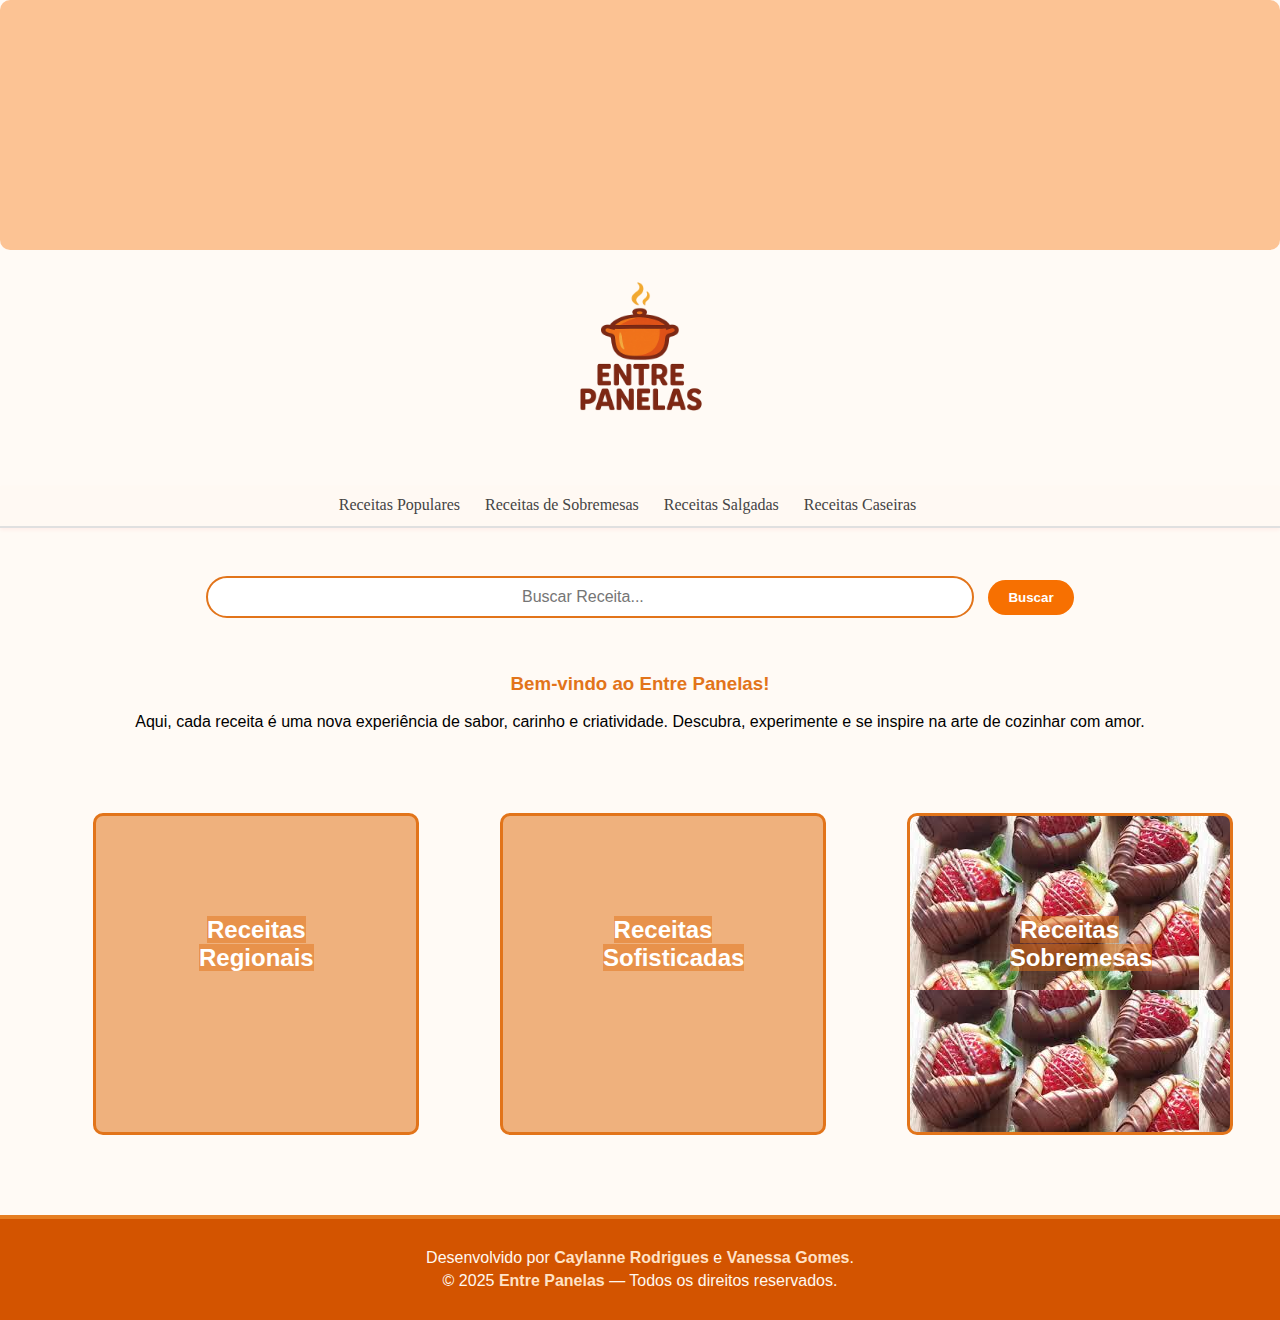
<file: index.html>
<!DOCTYPE html>
<html lang="en">

<head>
    <meta charset="UTF-8">
    <meta name="viewport" content="width=device-width, initial-scale=1.0">
    <title>Entre Panelas - Página Inicial</title>
    <link rel="icone" href="logo.png">
    <link rel="stylesheet" href="style.css">
    
</head>

<body>
    <div class="cabecalho">
    </div>

    <div class="logo">
        <a href="index.html">
            <img src="logo.png" alt="Entre Panelas - Voltar à Página Inicial">
        </a>
    </div>

    <br><br>

    <div class="barra_navegacao">
        <a class="item" href="receitaspop.html">Receitas Populares</a>
        <a class="item" href="receitasobre.html">Receitas de Sobremesas</a>
        <a class="item" href="receitasalg.html">Receitas Salgadas</a>
        <a class="item" href="receitascase.html">Receitas Caseiras</a>
    </div>

    <br>

    <div class="Buscar">
        <form>
            <input type="search" name="q" class="pesquisa" placeholder="Buscar Receita...">
            <button type="submit" class="botao">Buscar</button>
        </form>
    </div>

    <br><br>

    <div class="bemvindo">
        <h3 class="bv"><strong>Bem-vindo ao Entre Panelas!</strong></h3>
        <p>Aqui, cada receita é uma nova experiência de sabor, carinho e criatividade. Descubra, experimente e se
            inspire na arte de cozinhar com amor.</p>
    </div>

    <br><br>

    <div class="cards">
        <div class="card1">
            <a href="receitas reg.html" class="regionais"><strong>Receitas Regionais</strong></a>
            <a href="receitas reg.html" class="cards"></a>
        </div>

        <div class="card2">
            <a href="receitasofi.html" class="finas"><strong>Receitas Sofisticadas</strong></a>
            <a href="receitasofi.html" class="cards"></a>
        </div>

        <div class="card3">
            <a href="receitasobre.html" class="sobremesa"><strong>Receitas Sobremesas</strong></a>
            <a href="receitasobre.html" class="cards"></a>
        </div>
    </div>

    <footer class="rodape">
        <p>Desenvolvido por <strong>Caylanne Rodrigues</strong> e <strong>Vanessa Gomes</strong>.</p>
        <p>&copy; 2025 <strong>Entre Panelas</strong> — Todos os direitos reservados.</p>
    </footer>





</body>

</html>
</file>
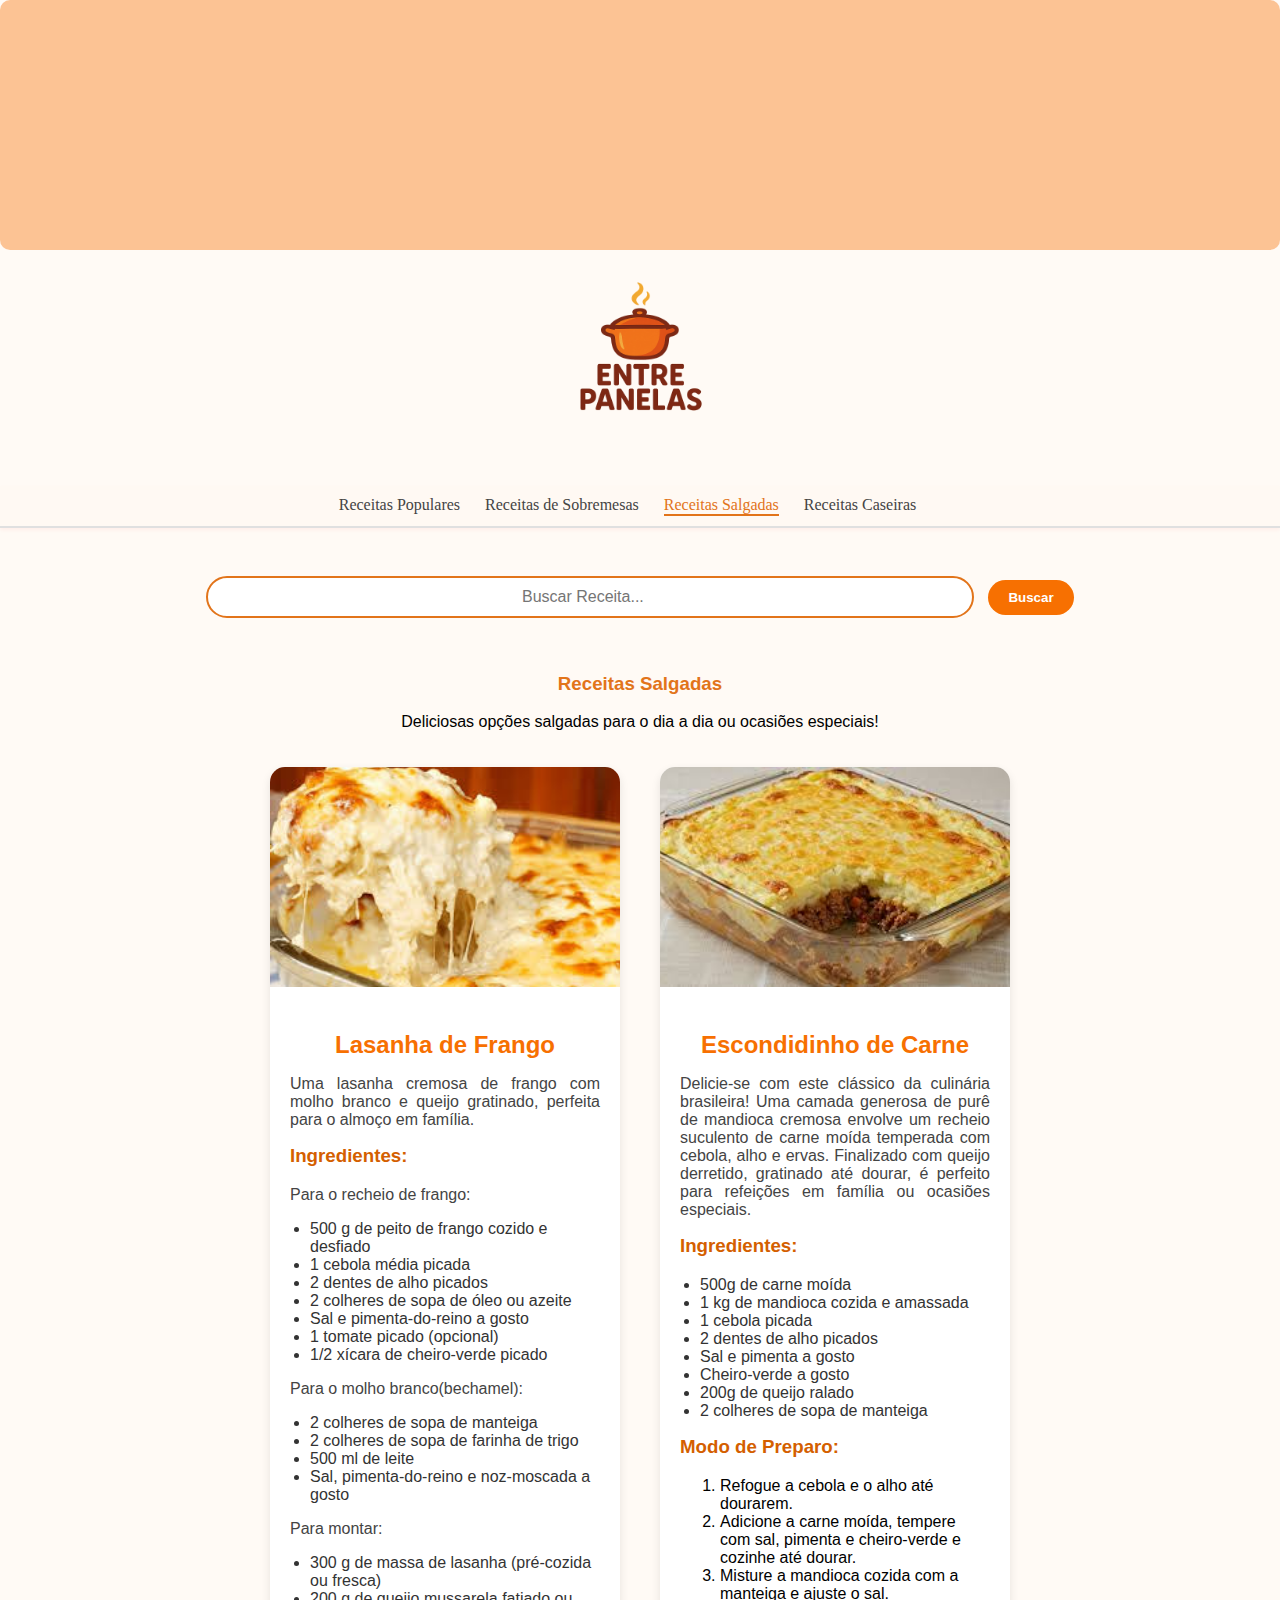
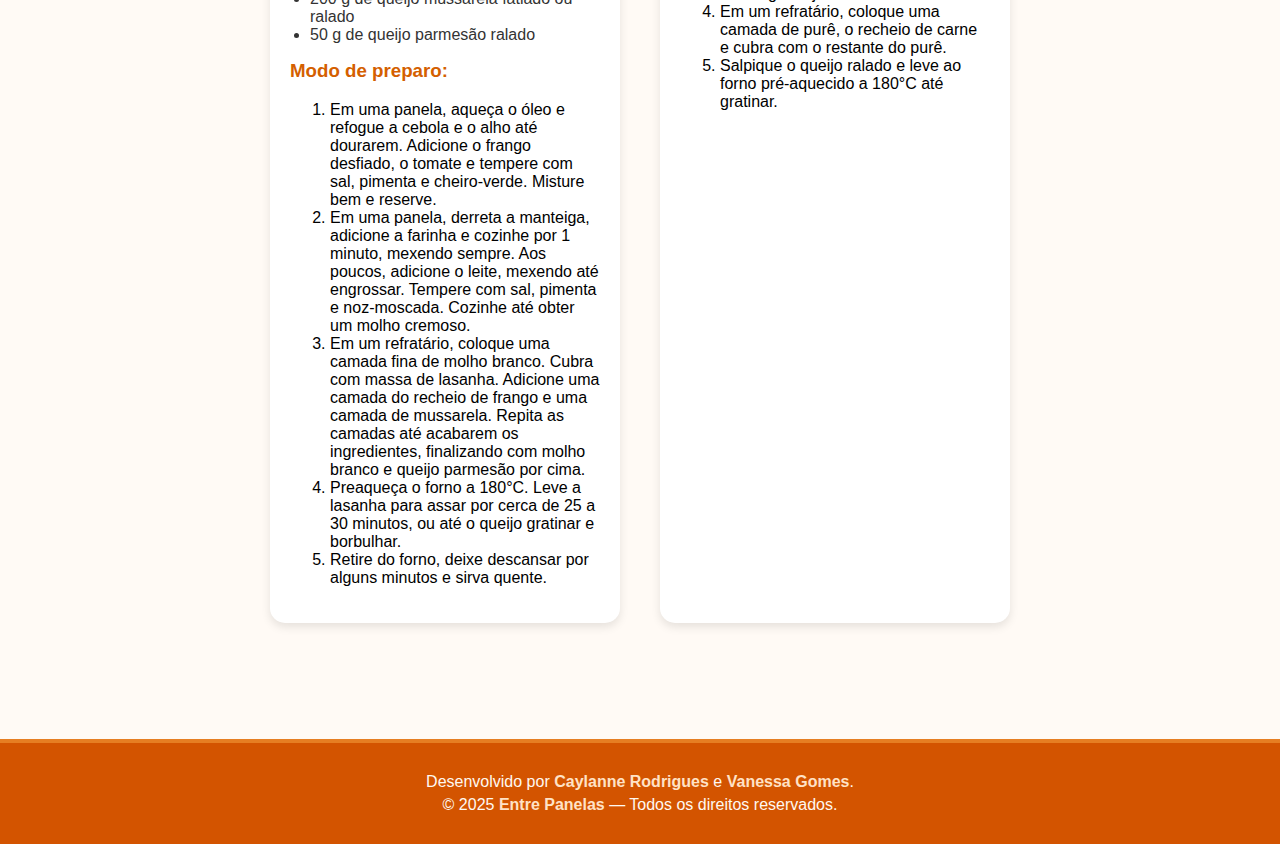
<file: receitasalg.html>
<!DOCTYPE html>
<html lang="pt-BR">

<head>
    <meta charset="UTF-8">
    <meta name="viewport" content="width=device-width, initial-scale=1.0">
    <title>Entre Panelas - Receitas Salgadas</title>
    <link rel="stylesheet" href="style.css">
    <link rel="icon" type="image/png" href="logo.png">
</head>

<body>

    <div class="cabecalho"></div>

    <div class="logo">
        <a href="index.html">
            <img src="logo.png" alt="Entre Panelas - Voltar à Página Inicial">
        </a>
    </div>

    <br><br>

    <div class="barra_navegacao">
        <a class="item" href="receitaspop.html">Receitas Populares</a>
        <a class="item" href="receitasobre.html">Receitas de Sobremesas</a>
        <a class="item active" href="receitasalg.html">Receitas Salgadas</a>
        <a class="item" href="receitascase.html">Receitas Caseiras</a>
    </div>

    <br>

    <div class="Buscar">
        <form>
            <input type="search" name="q" class="pesquisa" placeholder="Buscar Receita...">
            <button type="submit" class="botao">Buscar</button>
        </form>
    </div>

    <br><br>

    <div class="bemvindo">
        <h3 class="bv"><strong>Receitas Salgadas</strong></h3>
        <p>Deliciosas opções salgadas para o dia a dia ou ocasiões especiais!</p>
    </div>

    <div class="receita-container">

        <div class="receita">
            <img src="[data-uri]" alt="Lasanha de Frango">
            <div class="conteudo-receita">
                <h2>Lasanha de Frango</h2>
                <p>Uma lasanha cremosa de frango com molho branco e queijo gratinado, perfeita para o almoço em família.
                </p>

                <h3>Ingredientes:</h3>
                <p>Para o recheio de frango:</p>
                <ul>
                    <li>500 g de peito de frango cozido e desfiado</li>
                    <li>1 cebola média picada</li>
                    <li>2 dentes de alho picados</li>
                    <li>2 colheres de sopa de óleo ou azeite</li>
                    <li>Sal e pimenta-do-reino a gosto</li>
                    <li>1 tomate picado (opcional)</li>
                    <li>1/2 xícara de cheiro-verde picado</li>
                </ul>
                <p>Para o molho branco(bechamel):</p>
                <ul>
                    <li>2 colheres de sopa de manteiga</li>
                    <li>2 colheres de sopa de farinha de trigo</li>
                    <li>500 ml de leite</li>
                    <li>Sal, pimenta-do-reino e noz-moscada a gosto</li>
                </ul>
                <p>Para montar:</p>
                <ul>
                    <li>300 g de massa de lasanha (pré-cozida ou fresca)</li>
                    <li>200 g de queijo mussarela fatiado ou ralado</li>
                    <li>50 g de queijo parmesão ralado</li>
                </ul>

                <h3>Modo de preparo:</h3>
                <ol>
                    <li>Em uma panela, aqueça o óleo e refogue a cebola e o alho até dourarem. Adicione o frango
                        desfiado, o tomate e tempere com sal, pimenta e cheiro-verde. Misture bem e reserve.</li>
                    <li>Em uma panela, derreta a manteiga, adicione a farinha e cozinhe por 1 minuto, mexendo sempre.
                        Aos poucos, adicione o leite, mexendo até engrossar. Tempere com sal, pimenta e noz-moscada.
                        Cozinhe até obter um molho cremoso.</li>
                    <li>Em um refratário, coloque uma camada fina de molho branco. Cubra com massa de lasanha. Adicione
                        uma camada do recheio de frango e uma camada de mussarela. Repita as camadas até acabarem os
                        ingredientes, finalizando com molho branco e queijo parmesão por cima.</li>
                    <li>Preaqueça o forno a 180°C. Leve a lasanha para assar por cerca de 25 a 30 minutos, ou até o
                        queijo gratinar e borbulhar.</li>
                    <li>Retire do forno, deixe descansar por alguns minutos e sirva quente.</li>
                </ol>
            </div>
        </div>

        <div class="receita">
            <img src="[data-uri]" alt="Escondidinho de Carne">
            <div class="conteudo-receita">
                <h2>Escondidinho de Carne</h2>
                <p class="descricao">
                    Delicie-se com este clássico da culinária brasileira! Uma camada generosa de purê de mandioca
                    cremosa
                    envolve um recheio suculento de carne moída temperada com cebola, alho e ervas. Finalizado com
                    queijo
                    derretido, gratinado até dourar, é perfeito para refeições em família ou ocasiões especiais.
                </p>
                <h3>Ingredientes:</h3>
                <ul>
                    <li>500g de carne moída</li>
                    <li>1 kg de mandioca cozida e amassada</li>
                    <li>1 cebola picada</li>
                    <li>2 dentes de alho picados</li>
                    <li>Sal e pimenta a gosto</li>
                    <li>Cheiro-verde a gosto</li>
                    <li>200g de queijo ralado</li>
                    <li>2 colheres de sopa de manteiga</li>
                </ul>
                <h3>Modo de Preparo:</h3>
                <ol>
                    <li>Refogue a cebola e o alho até dourarem.</li>
                    <li>Adicione a carne moída, tempere com sal, pimenta e cheiro-verde e cozinhe até dourar.</li>
                    <li>Misture a mandioca cozida com a manteiga e ajuste o sal.</li>
                    <li>Em um refratário, coloque uma camada de purê, o recheio de carne e cubra com o restante do purê.
                    </li>
                    <li>Salpique o queijo ralado e leve ao forno pré-aquecido a 180°C até gratinar.</li>
                </ol>
            </div>
        </div>

    </div>

    <br><br>

    <footer class="rodape">
        <p>Desenvolvido por <strong>Caylanne Rodrigues</strong> e <strong>Vanessa Gomes</strong>.</p>
        <p>&copy; 2025 <strong>Entre Panelas</strong> — Todos os direitos reservados.</p>
    </footer>

</body>

</html>
</file>
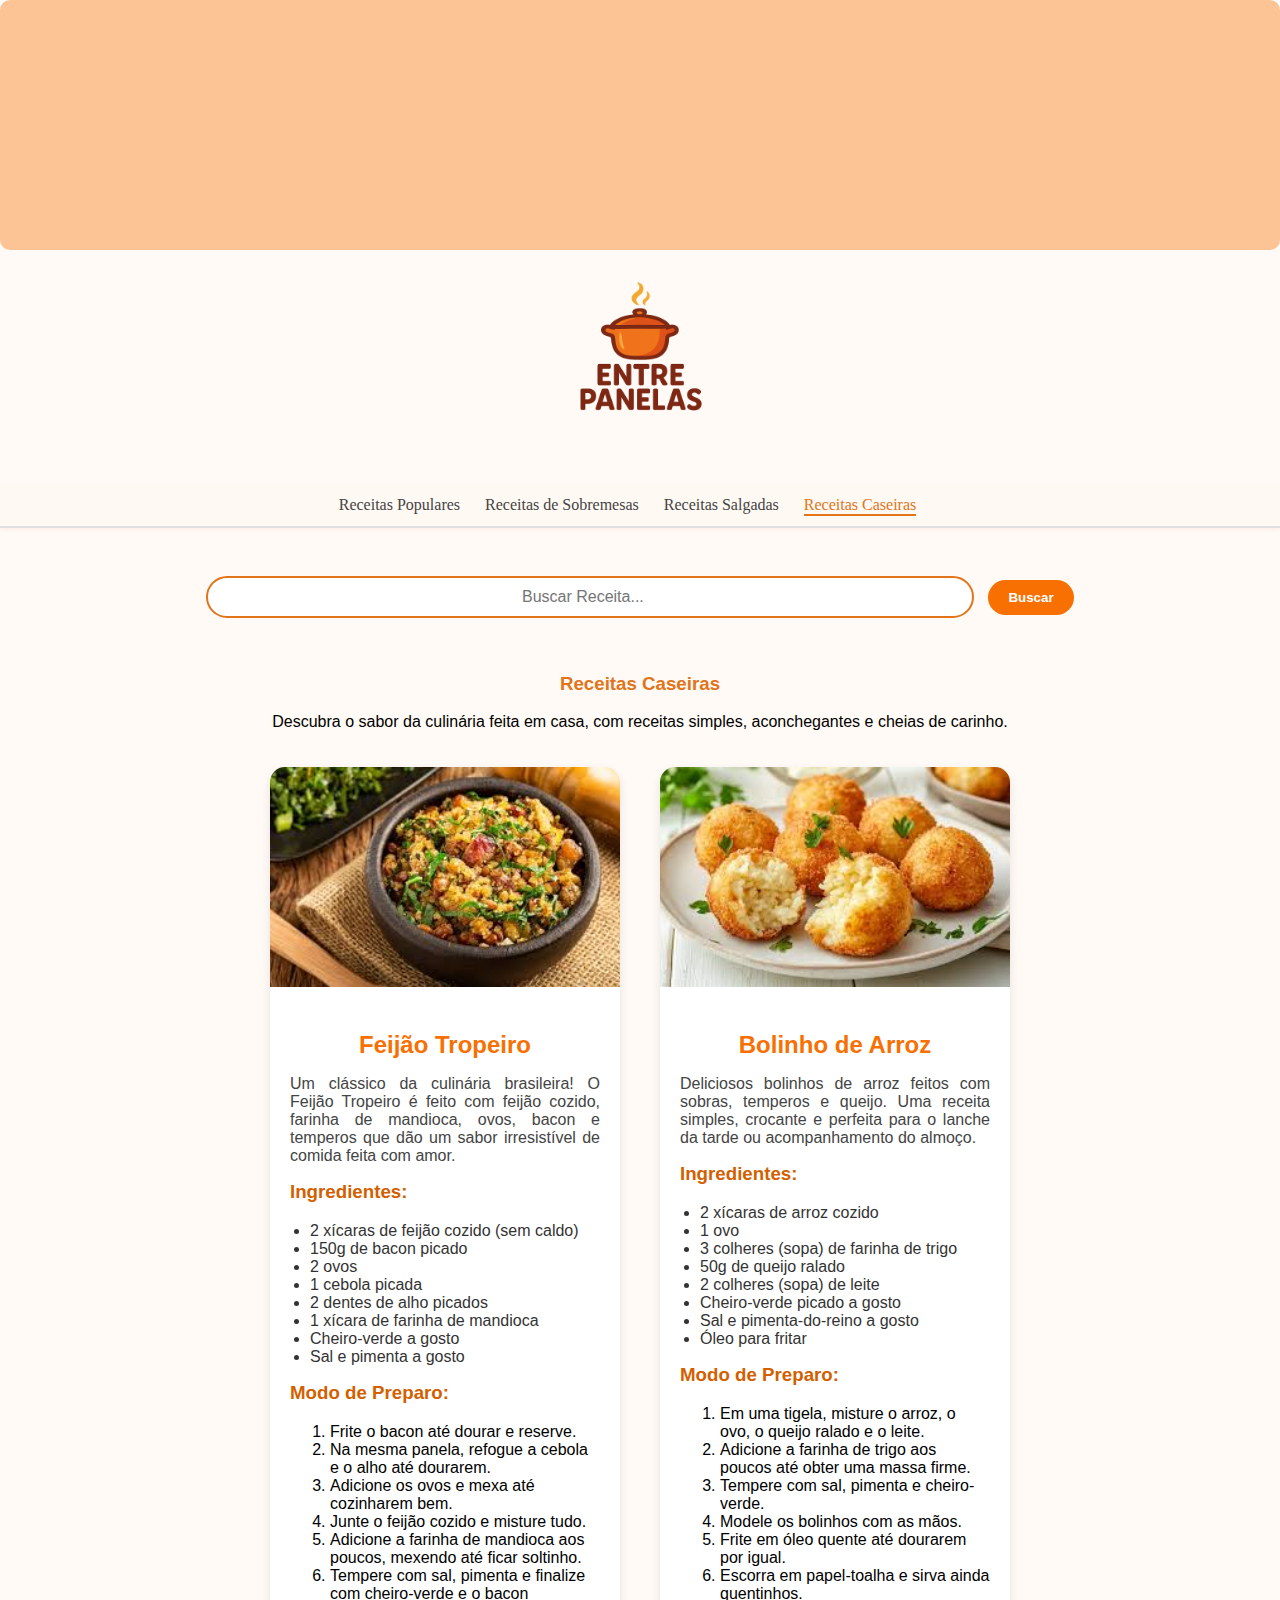
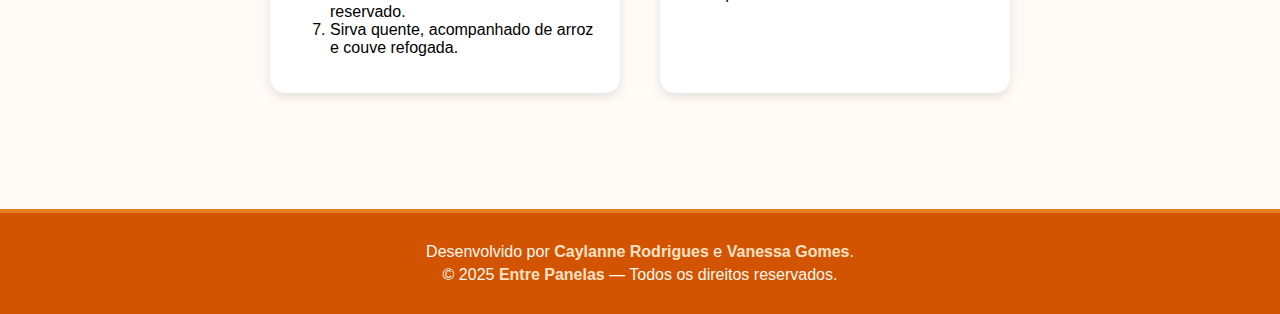
<file: receitascase.html>
<!DOCTYPE html>
<html lang="pt-BR">

<head>
    <meta charset="UTF-8">
    <meta name="viewport" content="width=device-width, initial-scale=1.0">
    <title>Entre Panelas - Receitas Caseiras</title>
    <link rel="stylesheet" href="style.css">
    <link rel="icon" type="image/png" href="logo.png">
</head>

<body>

    <div class="cabecalho"></div>

    <div class="logo">
        <a href="index.html">
            <img src="logo.png" alt="Entre Panelas - Voltar à Página Inicial">
        </a>
    </div>

    <br><br>

    <div class="barra_navegacao">
        <a class="item" href="receitaspop.html">Receitas Populares</a>
        <a class="item" href="receitasobre.html">Receitas de Sobremesas</a>
        <a class="item" href="receitasalg.html">Receitas Salgadas</a>
        <a class="item active" href="receitascase.html">Receitas Caseiras</a>
    </div>

    <br>

    <div class="Buscar">
        <form>
            <input type="search" name="q" class="pesquisa" placeholder="Buscar Receita...">
            <button type="submit" class="botao">Buscar</button>
        </form>
    </div>

    <br><br>

    <div class="bemvindo">
        <h3 class="bv"><strong>Receitas Caseiras</strong></h3>
        <p>Descubra o sabor da culinária feita em casa, com receitas simples, aconchegantes e cheias de carinho.</p>
    </div>

    <div class="receita-container">

        <div class="receita">
            <img src="[data-uri]" alt="Feijão Tropeiro">
            <div class="conteudo-receita">
                <h2>Feijão Tropeiro</h3>
                    <p>Um clássico da culinária brasileira! O Feijão Tropeiro é feito com feijão cozido, farinha de
                        mandioca, ovos, bacon e temperos que dão um sabor irresistível de comida feita com amor.</p>

                    <h3>Ingredientes:</h4>
                        <ul>
                            <li>2 xícaras de feijão cozido (sem caldo)</li>
                            <li>150g de bacon picado</li>
                            <li>2 ovos</li>
                            <li>1 cebola picada</li>
                            <li>2 dentes de alho picados</li>
                            <li>1 xícara de farinha de mandioca</li>
                            <li>Cheiro-verde a gosto</li>
                            <li>Sal e pimenta a gosto</li>
                        </ul>

                        <h3>Modo de Preparo:</h4>
                            <ol>
                                <li>Frite o bacon até dourar e reserve.</li>
                                <li>Na mesma panela, refogue a cebola e o alho até dourarem.</li>
                                <li>Adicione os ovos e mexa até cozinharem bem.</li>
                                <li>Junte o feijão cozido e misture tudo.</li>
                                <li>Adicione a farinha de mandioca aos poucos, mexendo até ficar soltinho.</li>
                                <li>Tempere com sal, pimenta e finalize com cheiro-verde e o bacon reservado.</li>
                                <li>Sirva quente, acompanhado de arroz e couve refogada.</li>
                            </ol>
            </div>
        </div>

        <div class="receita">
            <img src="[data-uri]" alt="Bolinho de Arroz">
            <div class="conteudo-receita">
                <h2>Bolinho de Arroz</h3>
                    <p>Deliciosos bolinhos de arroz feitos com sobras, temperos e queijo. Uma receita simples, crocante
                        e
                        perfeita para o lanche da tarde ou acompanhamento do almoço.</p>

                    <h3>Ingredientes:</h4>
                        <ul>
                            <li>2 xícaras de arroz cozido</li>
                            <li>1 ovo</li>
                            <li>3 colheres (sopa) de farinha de trigo</li>
                            <li>50g de queijo ralado</li>
                            <li>2 colheres (sopa) de leite</li>
                            <li>Cheiro-verde picado a gosto</li>
                            <li>Sal e pimenta-do-reino a gosto</li>
                            <li>Óleo para fritar</li>
                        </ul>

                        <h3>Modo de Preparo:</h4>
                            <ol>
                                <li>Em uma tigela, misture o arroz, o ovo, o queijo ralado e o leite.</li>
                                <li>Adicione a farinha de trigo aos poucos até obter uma massa firme.</li>
                                <li>Tempere com sal, pimenta e cheiro-verde.</li>
                                <li>Modele os bolinhos com as mãos.</li>
                                <li>Frite em óleo quente até dourarem por igual.</li>
                                <li>Escorra em papel-toalha e sirva ainda quentinhos.</li>
                            </ol>
            </div>
        </div>

    </div>

    <br><br>

    <footer class="rodape">
        <p>Desenvolvido por <strong>Caylanne Rodrigues</strong> e <strong>Vanessa Gomes</strong>.</p>
        <p>&copy; 2025 <strong>Entre Panelas</strong> — Todos os direitos reservados.</p>
    </footer>

</body>


</html>
</file>
<file: style.css>
body {
    background-color: #fffaf5;
    margin: 0;
    padding: 0;
}

.cabecalho {
    
    padding: 125px;
    margin: auto;
    border-radius: 10px;
    background-color: #f7700165;
    background-image: url(https://jdv.com.br/wp-content/uploads/2024/03/imagem-7-dicas.jpg);

}


.logo {
    padding: auto;
    margin: auto;
    color: #ee5700;
    text-align: center;
}

.logo img {
    width: 200px;
    height: auto;
    display: block;
    margin: 0 auto;
}

.Buscar {
  margin-top: 30px;
  text-align: center;
}

.pesquisa {
  width: 60%;
  padding: 10px;
  border-radius: 25px;
  border: 2px solid #5c5c5c;
  outline: none;
  text-align: center;
  font-size: 16px;
  border-color:#e2741a;
}

.pesquisa:hover{
    border-color:#e9b78e;
}

.botao {
  background-color: #f77001;
  color: #fff;
  padding: 10px 20px;
  margin-left: 10px;
  border: none;
  border-radius: 25px;
  cursor: pointer;
  font-weight: bold;
  transition: 0.3s;
}

.botao:hover {
  background-color: #e06100;
}



.barra_navegacao {
    justify-content: center;
    display: flex;
    align-items: center;
    background-color: #e26f1002;
    border-bottom: 2px solid #e0e0e0;
    box-shadow: 0 2px 4px rgba(255, 5, 5, 0.05);
    padding: 10px 0px;
    top: 0;
    width: 100%;
}

.item {
    display: flex;
    align-items: center;
    margin-right: 25px;
    cursor: pointer;
    color: #444;
    font-weight: 500;
    text-decoration: none;
    transition: color 0.2s, border-bottom 0.2s;
    border-bottom: 2px solid transparent;
}
.active{
    color: #e2741a;
    border-bottom: 2px solid #e2741a;
}

.item:hover {
    color: #e2741a;
    border-bottom: 2px solid #e2741a;
}

.bemvindo {
    text-align: center;
    font-family: Arial, Helvetica, sans-serif;
}
.bv{
    color: #e2741a;
}

.cards {
    display: grid;
    grid-template-columns: repeat(auto-fit, minmax(280px, 1px));
    padding: 20px;
    justify-content: center;
    margin: 10px;
    justify-content: space-around;
}


.card1 {
    background-image: url(https://cptstatic.s3.amazonaws.com/imagens/enviadas/materias/materia27698/quais-sao-as-principais-comidas-tipicas-da-culinaria-mineira-cpt11.jpg);
    background-color: #e2741a8c;
    padding: 100px;
    border-radius: 10px;
    width: 120px;
    text-align: center;
    border-style: solid;
    border-color: #e2741a;

}

.regionais {
    color: white;
    text-decoration: none;
    font-size: larger;
    background-color: #e2741a81;
    padding: auto;
    text-align: center;
    font-family: Arial, Helvetica, sans-serif;
    font-size: 150%;
    width: 150px;

}

.cards :hover {
    transform: translateY(-4px);
    box-shadow: 0 4px 12px rgba(0, 0, 0, 0.15);
}

.card2 {
    background-image: url(https://img.freepik.com/fotos-premium/uma-mesa-coberta-com-muitos-pratos-de-jantar-diferentes-muita-comida-em-um-fundo-branco-e-isolado_217593-15712.jpg);
    background-color: #e2741a8c;
    padding: 100px;
    border-radius: 10px;
    width: 120px;
    text-align: center;
    border-style: solid;
    border-color: #e2741a;
}

.finas {
    color: white;
    text-decoration: none;
    font-size: larger;
    background-color: #e2741a81;
    padding: auto;
    text-align: center;
    font-family: Arial, Helvetica, sans-serif;
    font-size: 150%;
    width: 150px;
}

.card3 {
    background-image: url([data-uri]);
    background-color: #e2741a8c;
    padding: 100px;
    border-radius: 10px;
    width: 120px;
    text-align: center;
    border-style: solid;
    border-color: #e2741a;
}

.sobremesa {
    color: white;
    background-color: #e2741a81;
    text-decoration: none;
    padding: auto;
    text-align: center;
    font-family: Arial, Helvetica, sans-serif;
    width: 150px;
    font-size: 150%;
}

.rodape {
    background-color: #d35400;
    /* tom alaranjado combinando com culinária */
    color: #fff8f0;
    /* cor suave e legível */
    text-align: center;
    /* centraliza o texto */
    padding: 25px 10px;
    /* espaço interno */
    font-family: 'Segoe UI', sans-serif;
    font-size: 16px;
    border-top: 4px solid #e67e22;
    /* detalhe na borda superior */
    margin-top: 60px;
    /* separação do conteúdo acima */
}

.rodape strong {
    color: #ffe2c6;
    /* destaca os nomes e o nome do site */
}

.rodape p {
    margin: 5px 0;
}

.receita-container {
    display: flex;
    flex-wrap: wrap;
    justify-content: center;
    gap: 40px;
    padding: 20px;
}

.receita {
    font-family: Arial, Helvetica, sans-serif;
    background-color: #fff;
    border-radius: 15px;
    box-shadow: 0 4px 10px rgba(0, 0, 0, 0.1);
    width: 350px;
    overflow: hidden;
    transition: transform 0.2s ease;
}

.receita:hover {
    transform: scale(1.02);
}

.receita img {
    width: 100%;
    height: 220px;
    object-fit: cover;
}

.conteudo-receita {
    padding: 20px;
}

.conteudo-receita h2 {
    color: #f77001;
    margin-bottom: 10px;
    text-align: center;
}

.conteudo-receita p {
    text-align: justify;
    color: #444;
}

.conteudo-receita h3 {
    margin-top: 15px;
    color: #d45f00;
}

ul {
    padding-left: 20px;
    color: #333;
}
</file>
